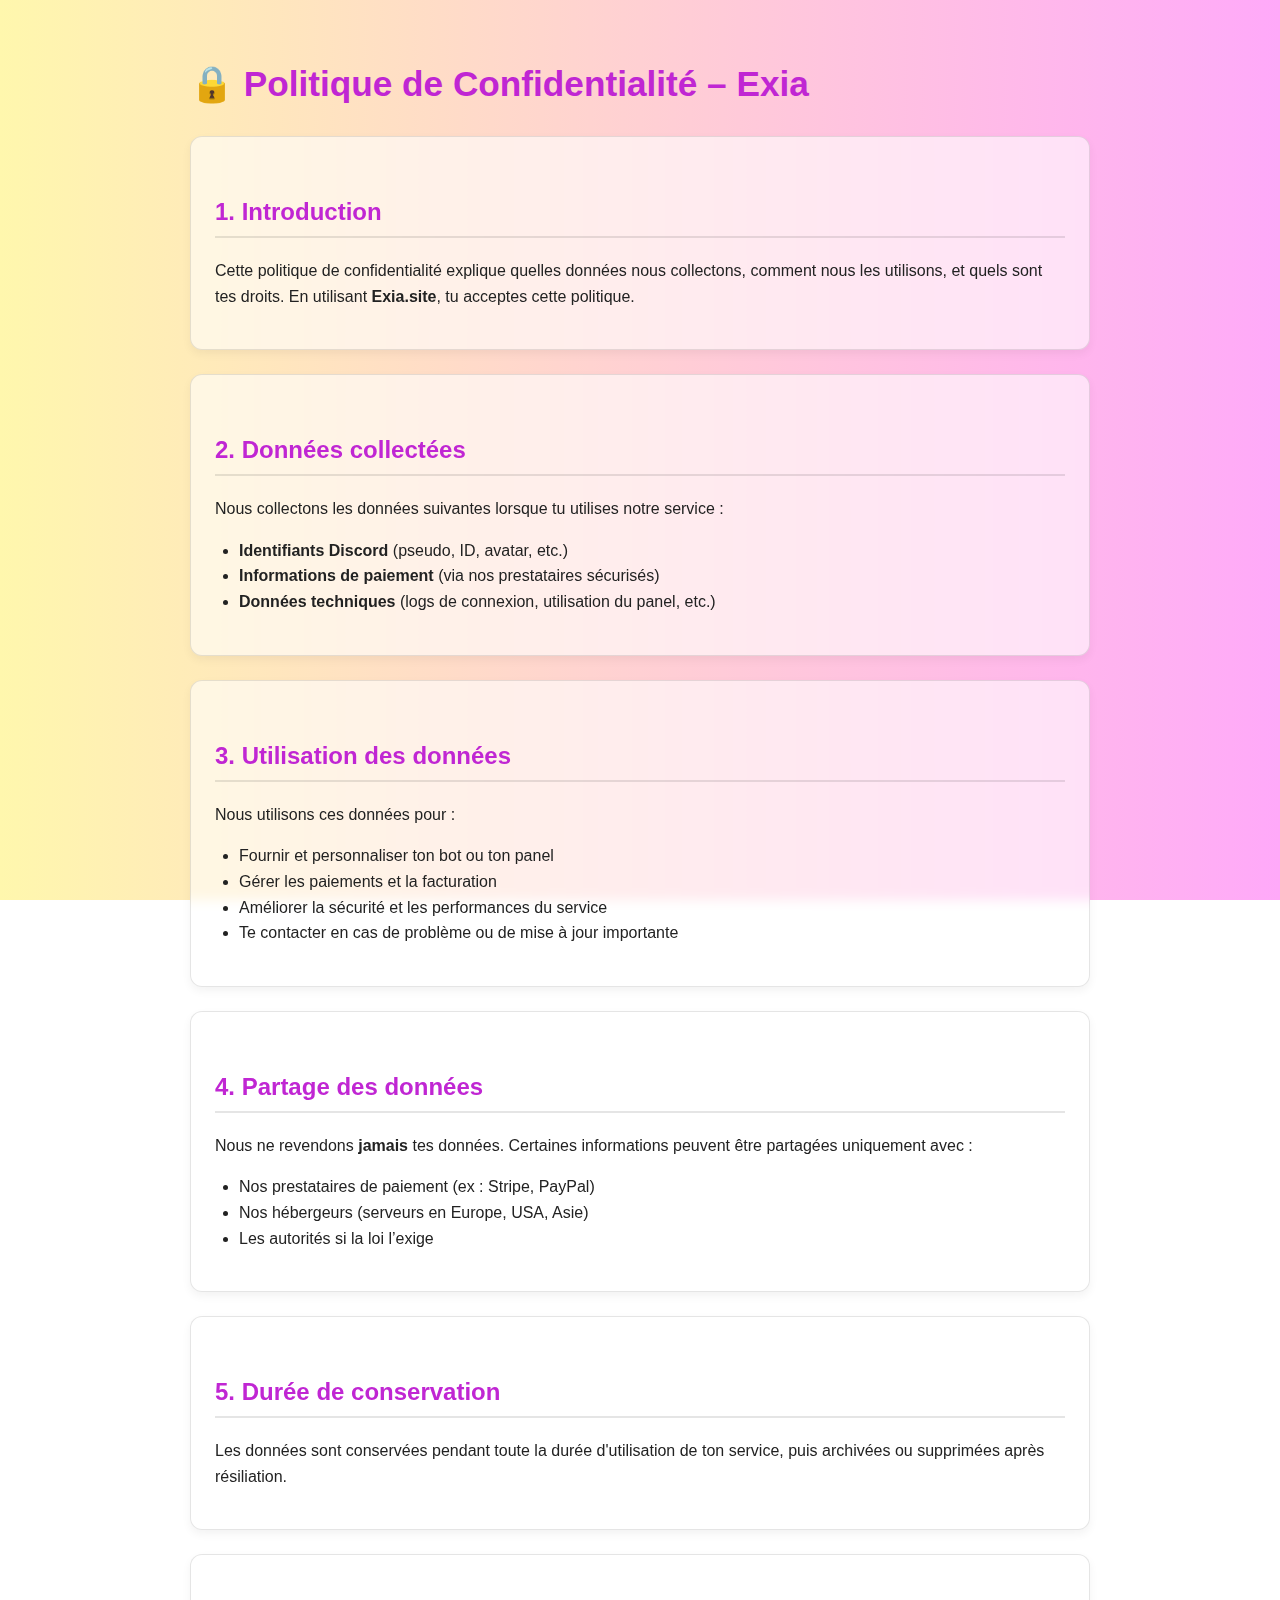
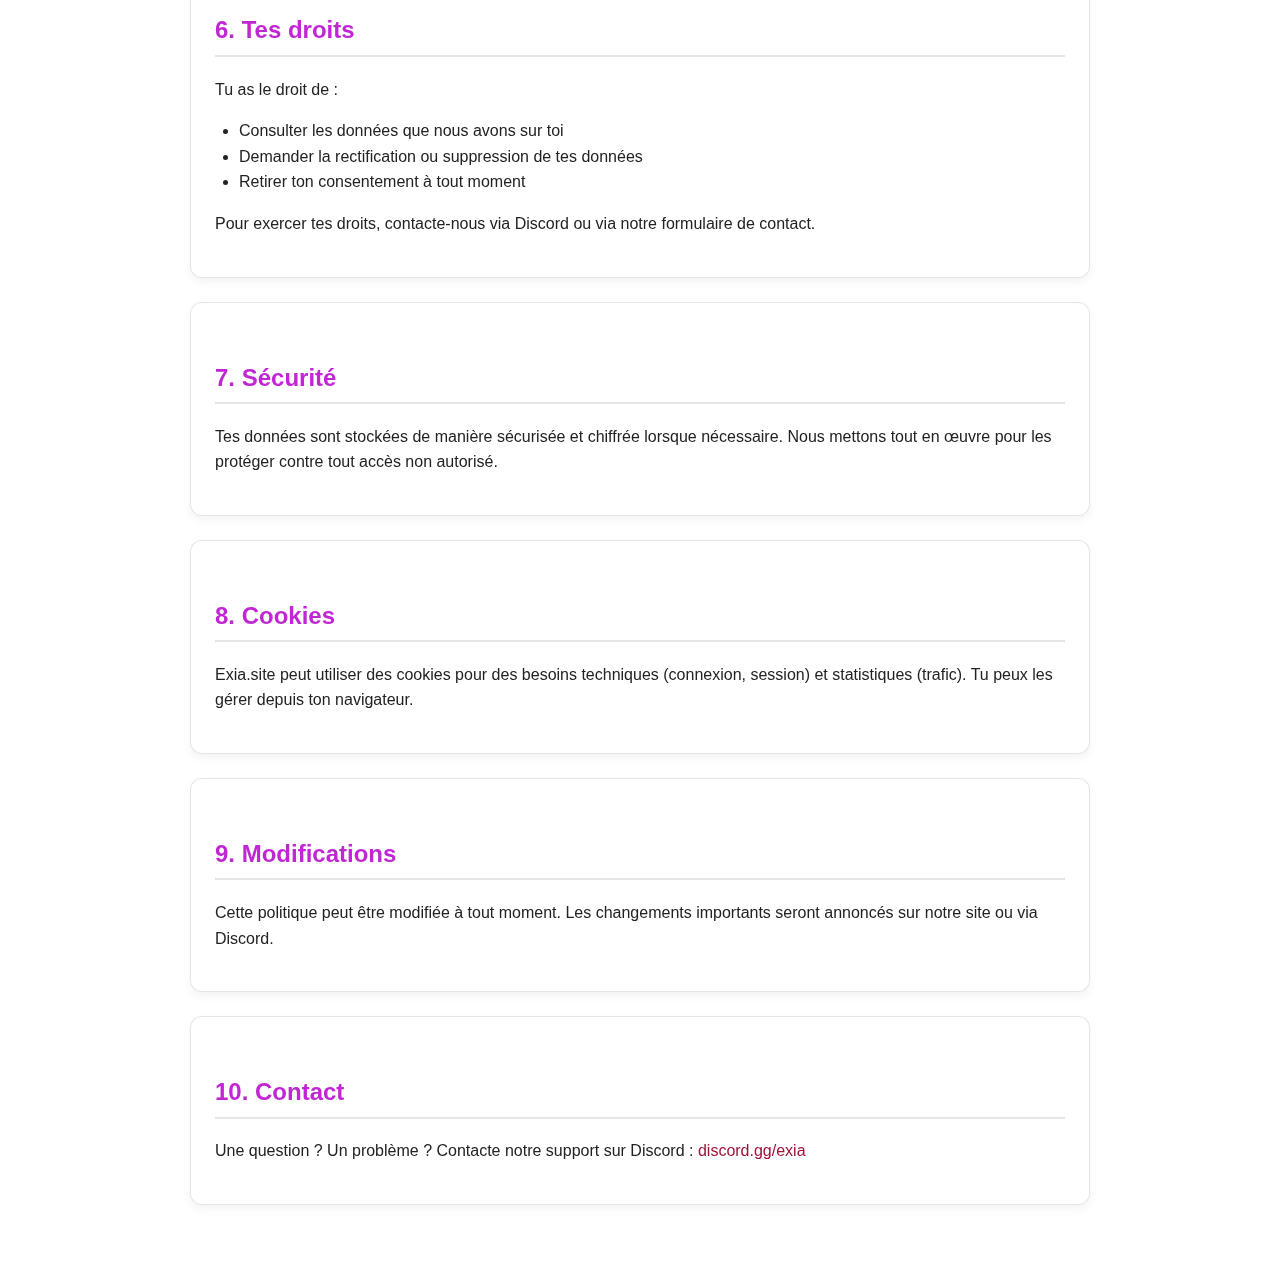
<file: index.html>
<!DOCTYPE html>
<html lang="fr">
<head>
  <meta charset="UTF-8" />
  <meta name="viewport" content="width=device-width, initial-scale=1.0" />
  <link rel="stylesheet" href="./style.css">
  <title>Politique de Confidentialité – Exia</title>
</head>
<body>

  <h1>🔒 Politique de Confidentialité – Exia</h1>

  <section>
    <h2>1. Introduction</h2>
    <p>
      Cette politique de confidentialité explique quelles données nous collectons, comment nous les utilisons, et quels sont tes droits. En utilisant <strong>Exia.site</strong>, tu acceptes cette politique.
    </p>
  </section>

  <section>
    <h2>2. Données collectées</h2>
    <p>Nous collectons les données suivantes lorsque tu utilises notre service :</p>
    <ul>
      <li><strong>Identifiants Discord</strong> (pseudo, ID, avatar, etc.)</li>
      <li><strong>Informations de paiement</strong> (via nos prestataires sécurisés)</li>
      <li><strong>Données techniques</strong> (logs de connexion, utilisation du panel, etc.)</li>
    </ul>
  </section>

  <section>
    <h2>3. Utilisation des données</h2>
    <p>Nous utilisons ces données pour :</p>
    <ul>
      <li>Fournir et personnaliser ton bot ou ton panel</li>
      <li>Gérer les paiements et la facturation</li>
      <li>Améliorer la sécurité et les performances du service</li>
      <li>Te contacter en cas de problème ou de mise à jour importante</li>
    </ul>
  </section>

  <section>
    <h2>4. Partage des données</h2>
    <p>
      Nous ne revendons <strong>jamais</strong> tes données.  
      Certaines informations peuvent être partagées uniquement avec :
    </p>
    <ul>
      <li>Nos prestataires de paiement (ex : Stripe, PayPal)</li>
      <li>Nos hébergeurs (serveurs en Europe, USA, Asie)</li>
      <li>Les autorités si la loi l’exige</li>
    </ul>
  </section>

  <section>
    <h2>5. Durée de conservation</h2>
    <p>
      Les données sont conservées pendant toute la durée d'utilisation de ton service, puis archivées ou supprimées après résiliation.
    </p>
  </section>

  <section>
    <h2>6. Tes droits</h2>
    <p>Tu as le droit de :</p>
    <ul>
      <li>Consulter les données que nous avons sur toi</li>
      <li>Demander la rectification ou suppression de tes données</li>
      <li>Retirer ton consentement à tout moment</li>
    </ul>
    <p>Pour exercer tes droits, contacte-nous via Discord ou via notre formulaire de contact.</p>
  </section>

  <section>
    <h2>7. Sécurité</h2>
    <p>
      Tes données sont stockées de manière sécurisée et chiffrée lorsque nécessaire. Nous mettons tout en œuvre pour les protéger contre tout accès non autorisé.
    </p>
  </section>

  <section>
    <h2>8. Cookies</h2>
    <p>
      Exia.site peut utiliser des cookies pour des besoins techniques (connexion, session) et statistiques (trafic). Tu peux les gérer depuis ton navigateur.
    </p>
  </section>

  <section>
    <h2>9. Modifications</h2>
    <p>
      Cette politique peut être modifiée à tout moment. Les changements importants seront annoncés sur notre site ou via Discord.
    </p>
  </section>

  <section>
    <h2>10. Contact</h2>
    <p>
      Une question ? Un problème ? Contacte notre support sur Discord :
      <a href="https://discord.gg/2S8bMnWjtU" target="_blank">discord.gg/exia</a>
    </p>
  </section>

</body>
</html>
</file>
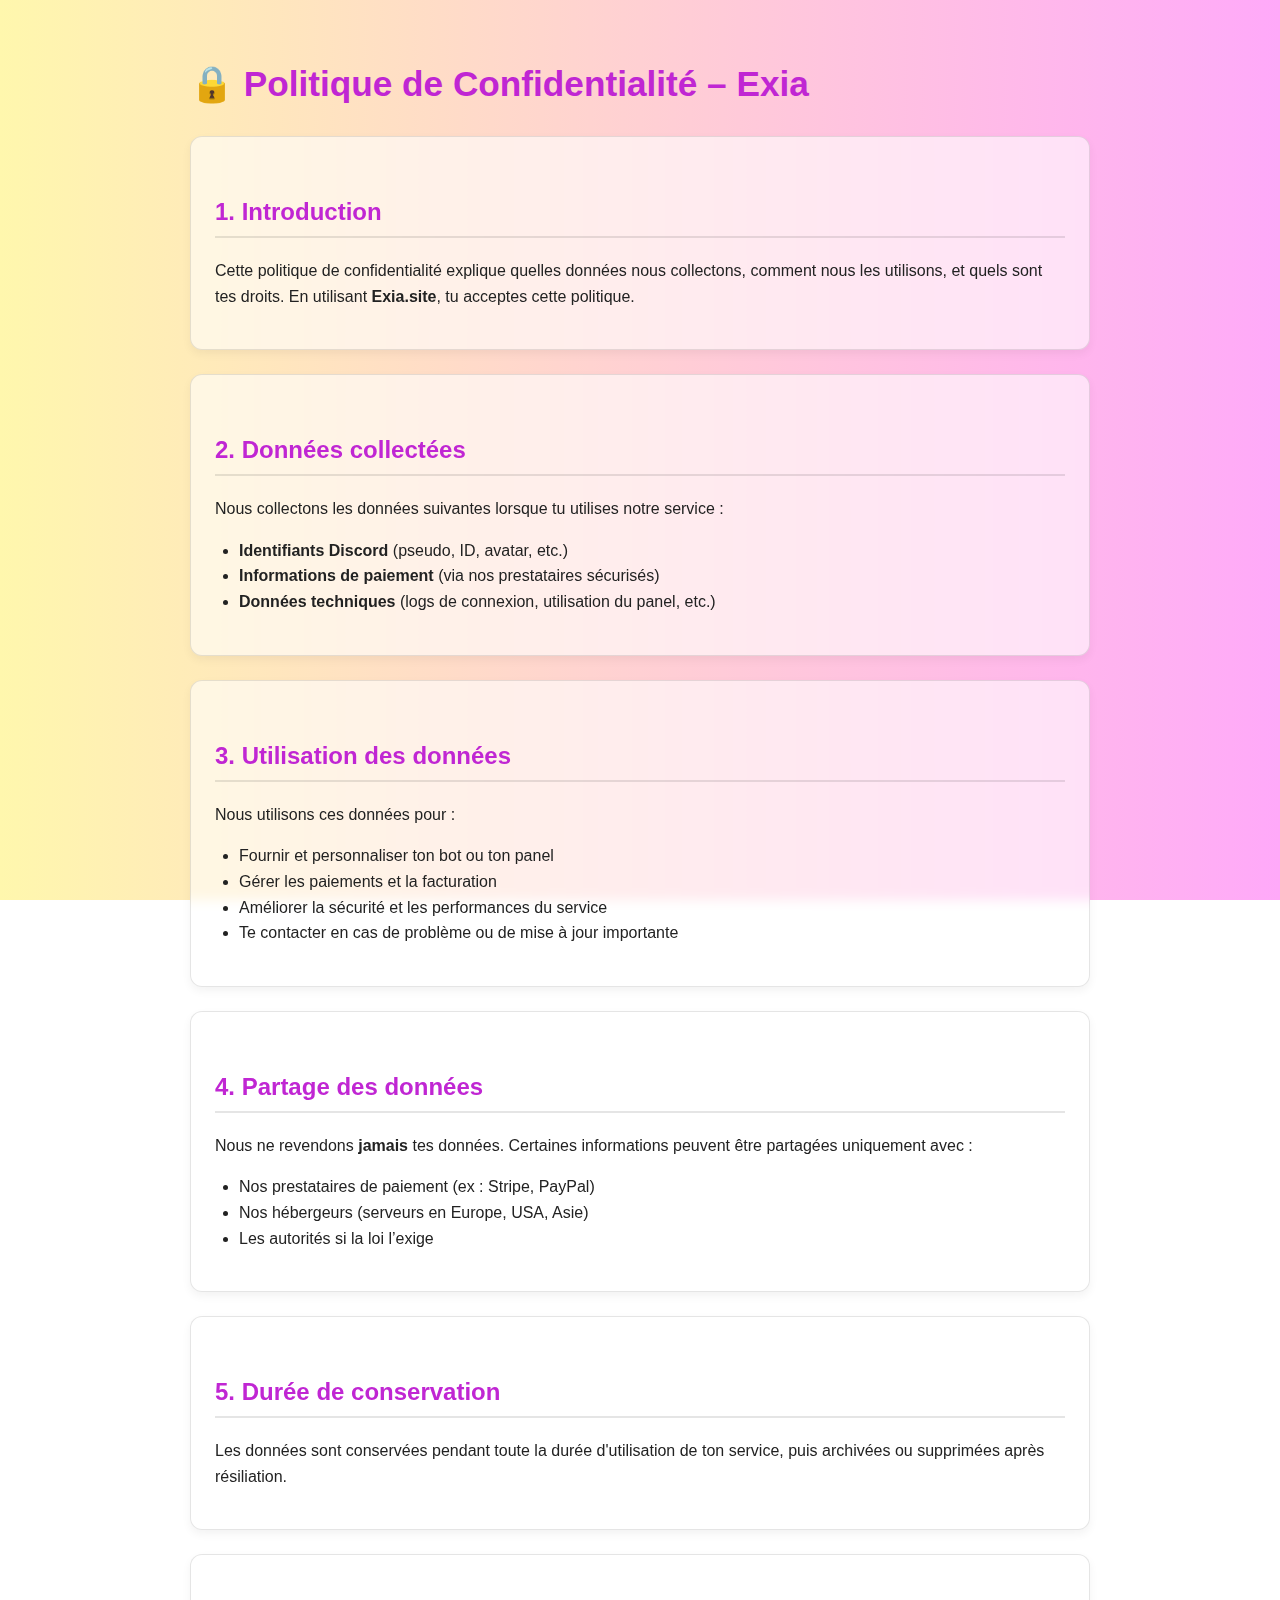
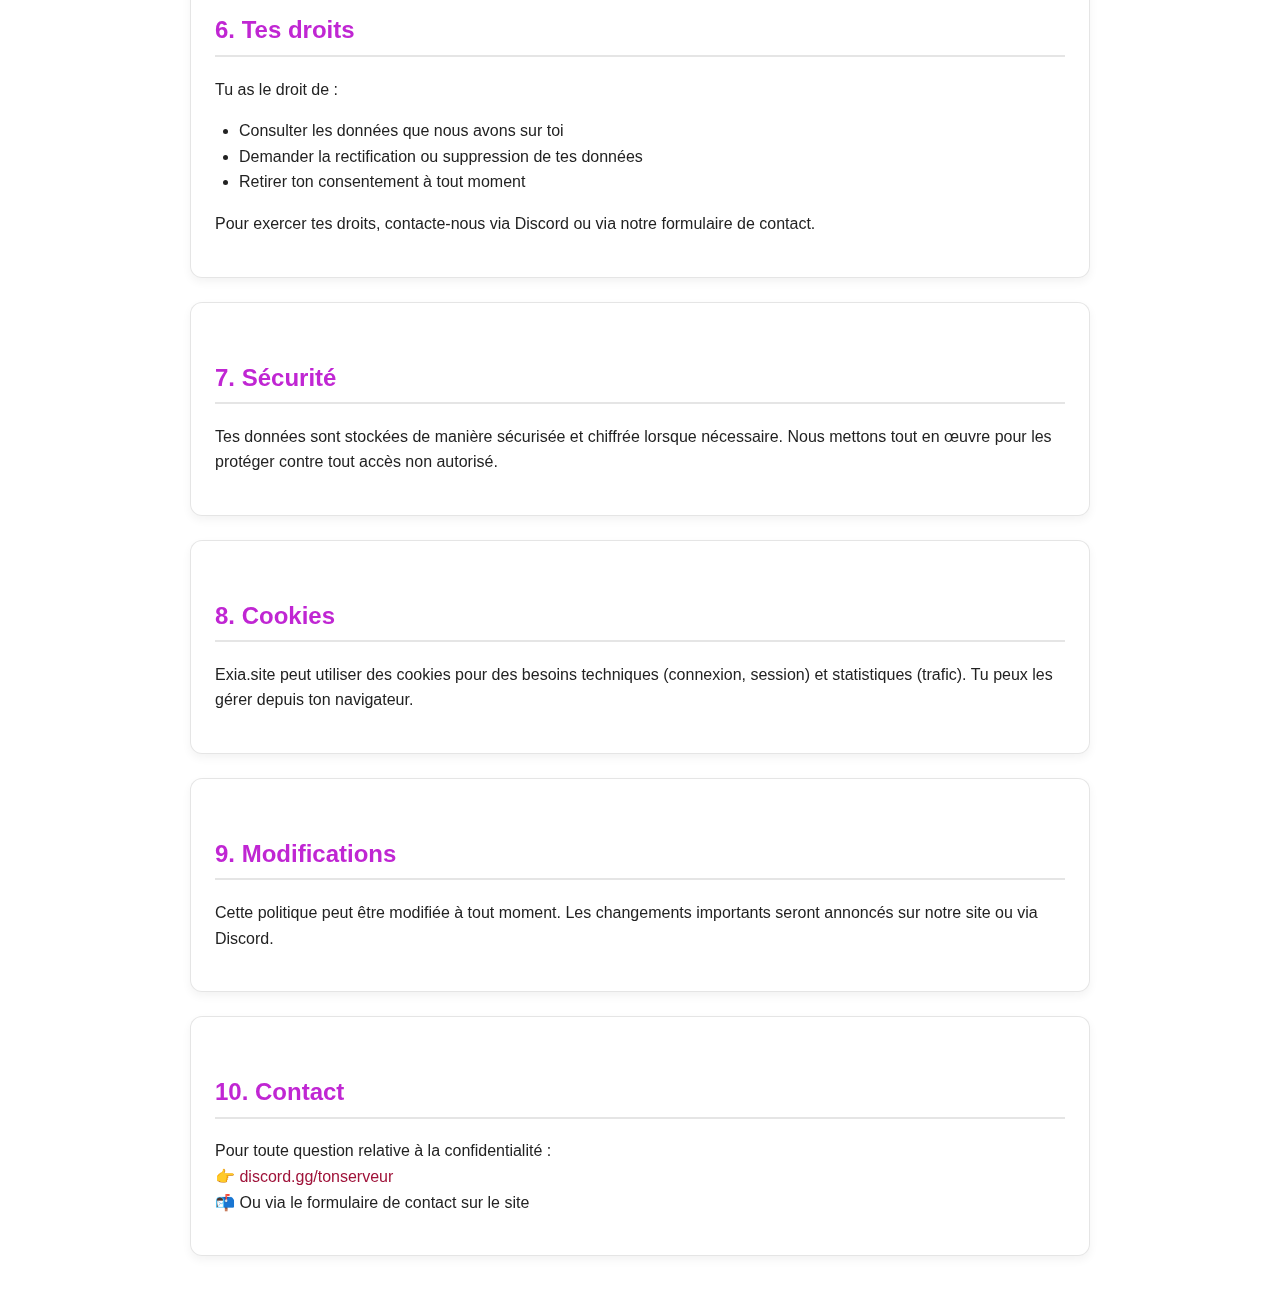
<file: pdc.html>
<!DOCTYPE html>
<html lang="fr">
<head>
  <meta charset="UTF-8" />
  <meta name="viewport" content="width=device-width, initial-scale=1.0" />
  <link rel="stylesheet" href="../style.css">
  <title>Politique de Confidentialité – Exia</title>
</head>
<body>

  <h1>🔒 Politique de Confidentialité – Exia</h1>

  <section>
    <h2>1. Introduction</h2>
    <p>
      Cette politique de confidentialité explique quelles données nous collectons, comment nous les utilisons, et quels sont tes droits. En utilisant <strong>Exia.site</strong>, tu acceptes cette politique.
    </p>
  </section>

  <section>
    <h2>2. Données collectées</h2>
    <p>Nous collectons les données suivantes lorsque tu utilises notre service :</p>
    <ul>
      <li><strong>Identifiants Discord</strong> (pseudo, ID, avatar, etc.)</li>
      <li><strong>Informations de paiement</strong> (via nos prestataires sécurisés)</li>
      <li><strong>Données techniques</strong> (logs de connexion, utilisation du panel, etc.)</li>
    </ul>
  </section>

  <section>
    <h2>3. Utilisation des données</h2>
    <p>Nous utilisons ces données pour :</p>
    <ul>
      <li>Fournir et personnaliser ton bot ou ton panel</li>
      <li>Gérer les paiements et la facturation</li>
      <li>Améliorer la sécurité et les performances du service</li>
      <li>Te contacter en cas de problème ou de mise à jour importante</li>
    </ul>
  </section>

  <section>
    <h2>4. Partage des données</h2>
    <p>
      Nous ne revendons <strong>jamais</strong> tes données.  
      Certaines informations peuvent être partagées uniquement avec :
    </p>
    <ul>
      <li>Nos prestataires de paiement (ex : Stripe, PayPal)</li>
      <li>Nos hébergeurs (serveurs en Europe, USA, Asie)</li>
      <li>Les autorités si la loi l’exige</li>
    </ul>
  </section>

  <section>
    <h2>5. Durée de conservation</h2>
    <p>
      Les données sont conservées pendant toute la durée d'utilisation de ton service, puis archivées ou supprimées après résiliation.
    </p>
  </section>

  <section>
    <h2>6. Tes droits</h2>
    <p>Tu as le droit de :</p>
    <ul>
      <li>Consulter les données que nous avons sur toi</li>
      <li>Demander la rectification ou suppression de tes données</li>
      <li>Retirer ton consentement à tout moment</li>
    </ul>
    <p>Pour exercer tes droits, contacte-nous via Discord ou via notre formulaire de contact.</p>
  </section>

  <section>
    <h2>7. Sécurité</h2>
    <p>
      Tes données sont stockées de manière sécurisée et chiffrée lorsque nécessaire. Nous mettons tout en œuvre pour les protéger contre tout accès non autorisé.
    </p>
  </section>

  <section>
    <h2>8. Cookies</h2>
    <p>
      Exia.site peut utiliser des cookies pour des besoins techniques (connexion, session) et statistiques (trafic). Tu peux les gérer depuis ton navigateur.
    </p>
  </section>

  <section>
    <h2>9. Modifications</h2>
    <p>
      Cette politique peut être modifiée à tout moment. Les changements importants seront annoncés sur notre site ou via Discord.
    </p>
  </section>

  <section>
    <h2>10. Contact</h2>
    <p>
      Pour toute question relative à la confidentialité :  <br>
      👉 <a href="https://discord.gg/2S8bMnWjtU" target="_blank">discord.gg/tonserveur</a>  <br>
      📬 Ou via le formulaire de contact sur le site
    </p>
  </section>

</body>
</html>
</file>
<file: style.css>
:root {
  --font: "Segoe UI", sans-serif;
  --text: #222;
  --accent: #c026d3;
  --link: #9f1239;
  --section-bg: rgba(255, 255, 255, 0.6);
  --border: rgba(0, 0, 0, 0.1);
}

body {
  margin: 0;
  padding: 2rem;
  font-family: var(--font);
  line-height: 1.6;
  color: var(--text);
  background: linear-gradient(90deg, #fff7ad, #ffa9f9);
  background-attachment: fixed;
  background-size: cover;
  max-width: 900px;
  margin-left: auto;
  margin-right: auto;
}

h1, h2 {
  color: var(--accent);
  font-weight: bold;
}

h1 {
  font-size: 2.2rem;
  margin-bottom: 1rem;
}

h2 {
  font-size: 1.5rem;
  margin-top: 2rem;
  border-bottom: 2px solid var(--border);
  padding-bottom: 0.3rem;
}

ul {
  padding-left: 1.5rem;
  list-style: disc;
}

a {
  color: var(--link);
  text-decoration: none;
}
a:hover {
  text-decoration: underline;
}

section {
  background-color: var(--section-bg);
  backdrop-filter: blur(6px);
  -webkit-backdrop-filter: blur(6px);
  padding: 1.5rem;
  margin: 1.5rem 0;
  border-radius: 12px;
  border: 1px solid var(--border);
  box-shadow: 0 4px 10px rgba(0, 0, 0, 0.05);
  transition: background-color 0.3s ease;
}

/* Responsive */
@media (max-width: 600px) {
  body {
    padding: 1rem;
  }

  h1 {
    font-size: 1.7rem;
  }

  h2 {
    font-size: 1.3rem;
  }
}
</file>
